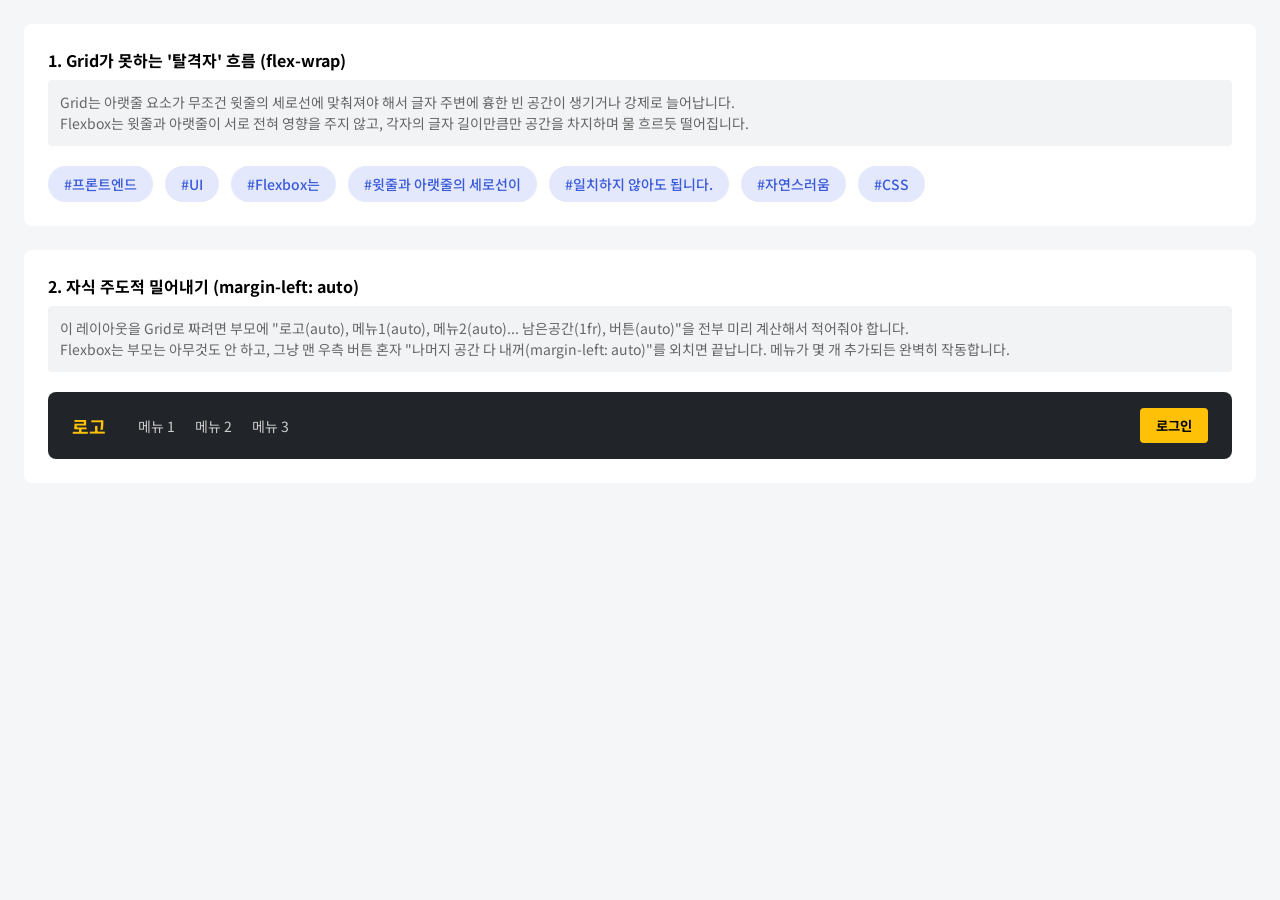
<file: index.html/src/w5/code3/index.html>
<!doctype html>
<html lang="en">
  <head>
    <meta charset="UTF-8" />
    <link rel="stylesheet" href="./style.css" />
    <meta name="viewport" content="width=device-width, initial-scale=1.0" />
    <title>Pen</title>
    <!-- Noto Sans KR 폰트 -->
    <link
      href="https://fonts.googleapis.com/css2?family=Noto+Sans+KR:wght@400;500;700&display=swap"
      rel="stylesheet"
    />
  </head>
  <body>
    <!-- 1. 윗줄과 아랫줄의 독립 (Grid로는 절대 불가능한 태그 흐름) -->
    <div class="box">
      <h3 class="title">1. Grid가 못하는 '탈격자' 흐름 (flex-wrap)</h3>

      <p class="desc">
        Grid는 아랫줄 요소가 무조건 윗줄의 세로선에 맞춰져야 해서 글자 주변에
        흉한 빈 공간이 생기거나 강제로 늘어납니다.
        <br />
        Flexbox는 윗줄과 아랫줄이 서로 전혀 영향을 주지 않고, 각자의 글자
        길이만큼만 공간을 차지하며 물 흐르듯 떨어집니다.
      </p>

      <div class="tag-wrap">
        <div class="tag">#프론트엔드</div>
        <div class="tag">#UI</div>
        <div class="tag">#Flexbox는</div>
        <div class="tag">#윗줄과 아랫줄의 세로선이</div>
        <div class="tag">#일치하지 않아도 됩니다.</div>
        <div class="tag">#자연스러움</div>
        <div class="tag">#CSS</div>
      </div>
    </div>

    <!-- 2. 자식 주도적인 남은 공간 밀어내기 (개수를 몰라도 알아서 정렬) -->
    <div class="box">
      <h3 class="title">2. 자식 주도적 밀어내기 (margin-left: auto)</h3>

      <p class="desc">
        이 레이아웃을 Grid로 짜려면 부모에 "로고(auto), 메뉴1(auto),
        메뉴2(auto)... 남은공간(1fr), 버튼(auto)"을 전부 미리 계산해서 적어줘야
        합니다.
        <br />
        Flexbox는 부모는 아무것도 안 하고, 그냥 맨 우측 버튼 혼자 "나머지 공간
        다 내꺼(margin-left: auto)"를 외치면 끝납니다. 메뉴가 몇 개 추가되든
        완벽히 작동합니다.
      </p>

      <!-- 메뉴 개수가 가변적이어도 전혀 깨지지 않는 유연한 구조 -->
      <div class="dynamic-nav">
        <div class="logo">로고</div>
        <div class="menu-item">메뉴 1</div>
        <div class="menu-item">메뉴 2</div>
        <div class="menu-item">메뉴 3</div>
        <!-- 만약 여기에 메뉴 4, 5가 추가되어도 부모 코드는 수정할 필요가 없음 -->

        <!-- 이 요소 혼자 왼쪽 여백을 다 밀어내어 우측 끝에 처박힘 -->
        <button class="push-right-btn">로그인</button>
      </div>
    </div>
  </body>
</html>
</file>
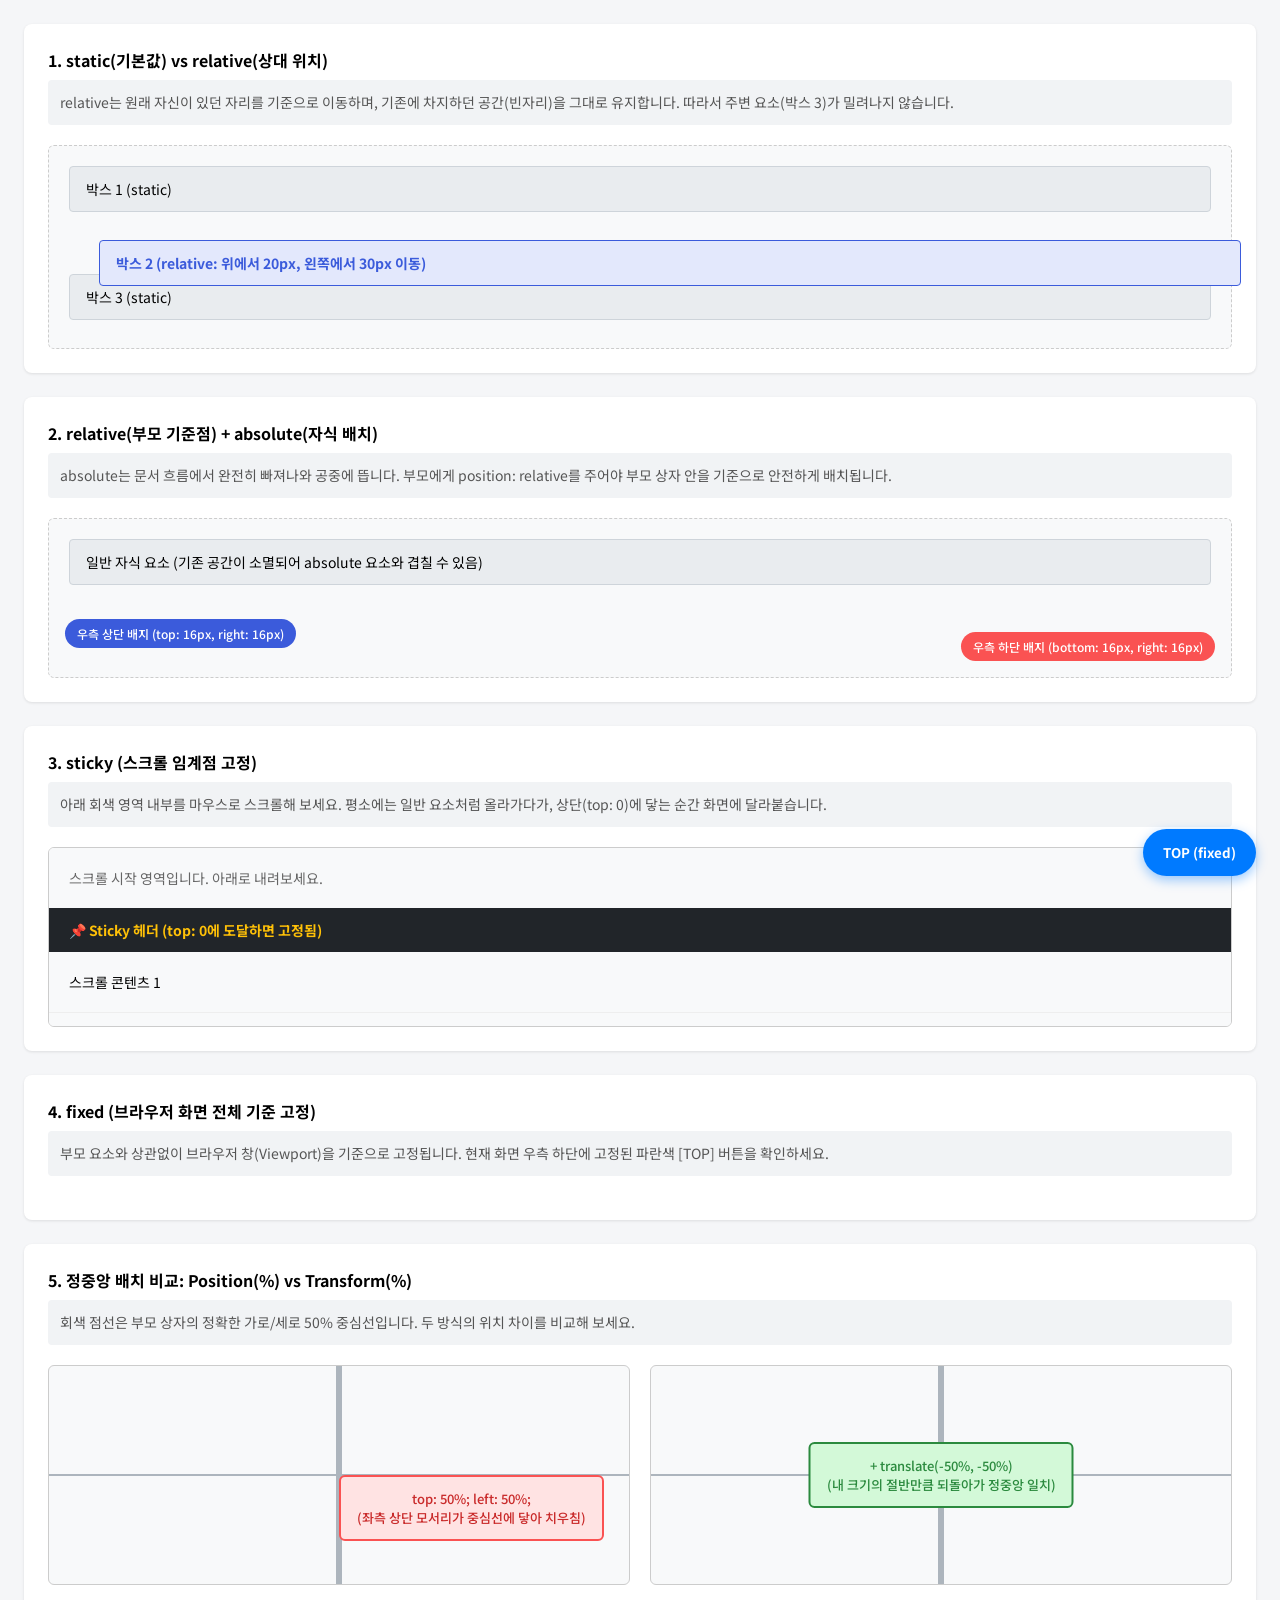
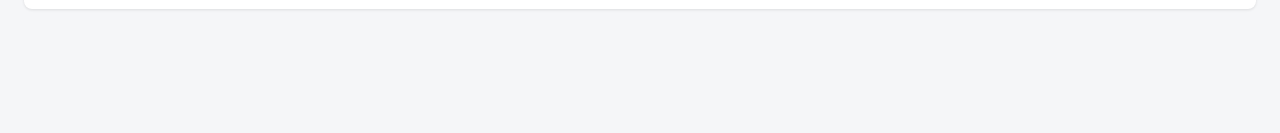
<file: index.html/src/w6/code1/index.html>
<!doctype html>
<html lang="en">
  <head>
    <meta charset="UTF-8" />
    <link rel="stylesheet" href="./style.css" />
    <meta name="viewport" content="width=device-width, initial-scale=1.0" />
    <title>Pen</title>
    <!-- Noto Sans KR 폰트 -->
    <link
      href="https://fonts.googleapis.com/css2?family=Noto+Sans+KR:wght@400;500;700&display=swap"
      rel="stylesheet"
    />
  </head>
  <body>

    <!-- 1. static vs relative -->
    <div class="box">
      <h3 class="title">1. static(기본값) vs relative(상대 위치)</h3>
      <p class="desc">
        relative는 원래 자신이 있던 자리를 기준으로 이동하며, 기존에 차지하던
        공간(빈자리)을 그대로 유지합니다. 따라서 주변 요소(박스 3)가 밀려나지
        않습니다.
      </p>

      <div class="demo-stage">
        <div class="item">박스 1 (static)</div>
        <div class="item pos-relative">
          박스 2 (relative: 위에서 20px, 왼쪽에서 30px 이동)
        </div>
        <div class="item" style="position: relative;">
          박스 3 (static)
        </div>
      </div>
    </div>

    <!-- 2. relative(부모 기준점) + absolute(절대 위치) -->
    <div class="box">
      <h3 class="title">2. relative(부모 기준점) + absolute(자식 배치)</h3>
      <p class="desc">
        absolute는 문서 흐름에서 완전히 빠져나와 공중에 뜹니다. 부모에게
        position: relative를 주어야 부모 상자 안을 기준으로 안전하게 배치됩니다.
      </p>

      <div class="demo-stage parent-relative">
        <div class="item">
          일반 자식 요소 (기존 공간이 소멸되어 absolute 요소와 겹칠 수 있음)
        </div>
        <span class="badge pos-absolute-top">
          우측 상단 배지 (top: 16px, right: 16px)
        </span>
        <span class="badge pos-absolute-bottom">
          우측 하단 배지 (bottom: 16px, right: 16px)
        </span>
      </div>
    </div>

    <!-- 3. sticky (스크롤 반응형 고정) -->
    <div class="box">
      <h3 class="title">3. sticky (스크롤 임계점 고정)</h3>
      <p class="desc">
        아래 회색 영역 내부를 마우스로 스크롤해 보세요. 평소에는 일반 요소처럼
        올라가다가, 상단(top: 0)에 닿는 순간 화면에 달라붙습니다.
      </p>

      <div class="scroll-container">
        <div class="scroll-text">
          스크롤 시작 영역입니다. 아래로 내려보세요.
        </div>
        <div class="sticky-bar">📌 Sticky 헤더 (top: 0에 도달하면 고정됨)</div>
        <div class="scroll-content">
            <p>스크롤 콘텐츠 1</p>
            <p>스크롤 콘텐츠 2</p>
            <p>스크롤 콘텐츠 3</p>
            <p>스크롤 콘텐츠 4</p>
            <p>스크롤 콘텐츠 5</p>
        </div>
      </div>
    </div>

    <!-- 4. fixed (뷰포트 고정) -->
    <div class="box">
      <h3 class="title">4. fixed (브라우저 화면 전체 기준 고정)</h3>
      <p class="desc">
        부모 요소와 상관없이 브라우저 창(Viewport)을 기준으로 고정됩니다. 현재
        화면 우측 하단에 고정된 파란색 [TOP] 버튼을 확인하세요.
      </p>

      <!-- 코드 위치는 이 섹션 안에 있지만, 화면 우측 하단에 고정되어 표시됨 -->
      <button class="fixed-btn">TOP (fixed)</button>
    </div>

    <!-- 5. 퍼센트(%) 기준점 차이: Position vs Transform -->
    <div class="box">
      <h3 class="title">5. 정중앙 배치 비교: Position(%) vs Transform(%)</h3>
      <p class="desc">
        회색 점선은 부모 상자의 정확한 가로/세로 50% 중심선입니다. 두 방식의
        위치 차이를 비교해 보세요.
      </p>

      <div class="compare-grid">
        <!-- 5-1. top/left만 쓴 경우 -->
        <div class="center-stage">
          <div class="target only-pos">
            top: 50%; left: 50%;
            <br />
            (좌측 상단 모서리가 중심선에 닿아 치우침)
          </div>
        </div>

        <!-- 5-2. transform까지 함께 쓴 경우 -->
        <div class="center-stage">
          <div class="target with-transform">
            + translate(-50%, -50%)
            <br />
            (내 크기의 절반만큼 되돌아가 정중앙 일치)
          </div>
        </div>
      </div>
    </div>
  </body>
</html>
</file>
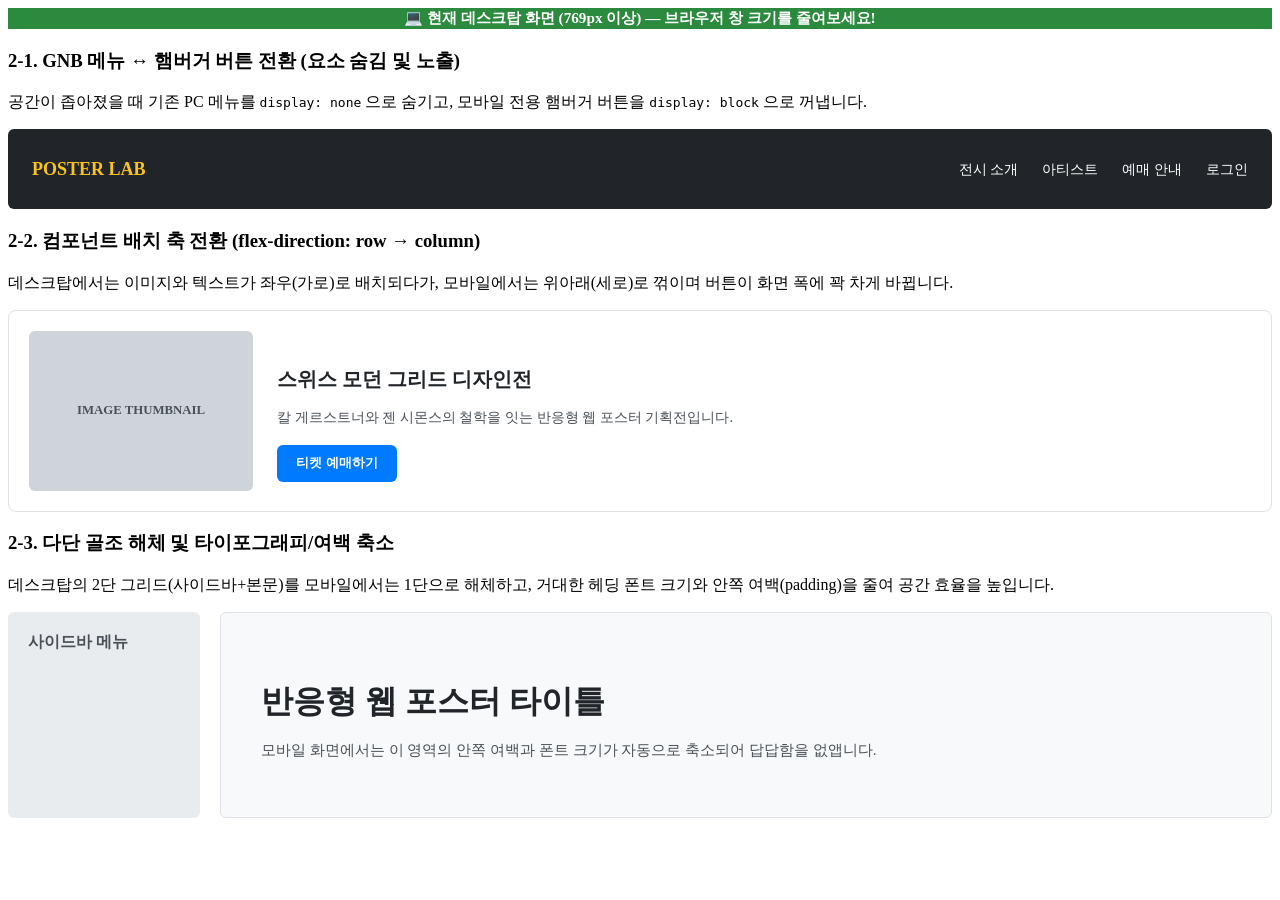
<file: index.html/src/w7/codel/index.html>
<!doctype html>
<html lang="en">
  <head>
    <meta charset="UTF-8" />
    <link rel="stylesheet" href="./style.css" />
    <meta name="viewport" content="width=device-width, initial-scale=1.0" />
    <title>Pen</title>
  </head>
  <body>
    <!-- 현재 화면 상태 감지용 배너 -->
    <div class="box status-banner-box">
      <div class="status-indicator">
        💻 현재 데스크탑 화면 (769px 이상) — 브라우저 창 크기를 줄여보세요!
      </div>
    </div>

    <!-- 2-1. GNB 네비게이션: 메뉴 노출 및 햄버거 버튼 전환 -->
    <div class="box">
      <h3 class="title">
        2-1. GNB 메뉴 ↔ 햄버거 버튼 전환 (요소 숨김 및 노출)
      </h3>
      <p class="desc">
        공간이 좁아졌을 때 기존 PC 메뉴를
        <code>display: none</code>
        으로 숨기고, 모바일 전용 햄버거 버튼을
        <code>display: block</code>
        으로 꺼냅니다.
      </p>

      <header class="mq-gnb">
        <div class="logo">POSTER LAB</div>
        <ul class="pc-menu">
          <li>전시 소개</li>
          <li>아티스트</li>
          <li>예매 안내</li>
          <li>로그인</li>
        </ul>
        <button class="mobile-menu-btn" aria-label="메뉴 열기">☰ 메뉴</button>
      </header>
    </div>

    <!-- 2-2. 프로모션 카드: Flexbox 축(방향) 전환 -->
    <div class="box">
      <h3 class="title">
        2-2. 컴포넌트 배치 축 전환 (flex-direction: row → column)
      </h3>
      <p class="desc">
        데스크탑에서는 이미지와 텍스트가 좌우(가로)로 배치되다가, 모바일에서는
        위아래(세로)로 꺾이며 버튼이 화면 폭에 꽉 차게 바뀝니다.
      </p>

      <article class="promo-card">
        <div class="promo-img-placeholder">IMAGE THUMBNAIL</div>
        <div class="promo-content">
          <h4 class="promo-heading">스위스 모던 그리드 디자인전</h4>
          <p class="promo-text">
            칼 게르스트너와 젠 시몬스의 철학을 잇는 반응형 웹 포스터
            기획전입니다.
          </p>
          <button class="btn-primary">티켓 예매하기</button>
        </div>
      </article>
    </div>

    <!-- 2-3. 전체 레이아웃 골조 해체 및 타이포그래피/여백 축소 -->
    <div class="box">
      <h3 class="title">2-3. 다단 골조 해체 및 타이포그래피/여백 축소</h3>
      <p class="desc">
        데스크탑의 2단 그리드(사이드바+본문)를 모바일에서는 1단으로 해체하고,
        거대한 헤딩 폰트 크기와 안쪽 여백(padding)을 줄여 공간 효율을 높입니다.
      </p>

      <div class="mq-layout">
        <aside class="mq-sidebar">사이드바 메뉴</aside>
        <main class="mq-main">
          <h2 class="mq-hero-title">반응형 웹 포스터 타이틀</h2>
          <p>
            모바일 화면에서는 이 영역의 안쪽 여백과 폰트 크기가 자동으로
            축소되어 답답함을 없앱니다.
          </p>
        </main>
      </div>
    </div>
  </body>
</html>
</file>
<file: index.html/src/w5/code3/style.css>
/* =========================================
   공통 세팅 및 재활용 스타일
   ========================================= */
* {
  box-sizing: border-box;
  margin: 0;
  padding: 0;
  font-family: 'Noto Sans KR', sans-serif;
}

body {
  padding: 24px;
  background-color: #f5f6f8;
}

.box {
  background-color: #fff;
  padding: 24px;
  margin-bottom: 24px;
  border-radius: 8px;
}

.title {
  font-size: 16px;
  margin-bottom: 8px;
}

.desc {
  font-size: 14px;
  color: #666;
  margin-bottom: 20px;
  line-height: 1.5;
  background-color: #f1f3f5;
  padding: 12px;
  border-radius: 4px;
}

/* =========================================
   1. 탈격자 흐름 (flex-wrap)
   ========================================= */
.tag-wrap {
  display: flex;
  flex-wrap: wrap;
  gap: 12px;
}

.tag {
  /* 자기 글자 길이(내용물)만큼만 너비를 가짐 */
  background-color: #e3e8fc;
  color: #3b5bdb;
  padding: 8px 16px;
  border-radius: 20px;
  font-size: 14px;
  font-weight: 500;
}

/* =========================================
   2. 자식 주도적 밀어내기 (margin auto)
   ========================================= */
.dynamic-nav {
  display: flex;
  align-items: center; /* 수직 중앙만 맞춤. justify-content 안 씀! */
  gap: 20px;
  background-color: #212529;
  color: #fff;
  padding: 16px 24px;
  border-radius: 8px;
}

.logo {
  font-weight: 700;
  font-size: 18px;
  color: #ffc107;
  margin-right: 12px; /* 로고와 메뉴 사이만 조금 더 띄움 */
}

.menu-item {
  font-size: 14px;
  color: #ccc;
  cursor: pointer;
}

/* 핵심 마법:
   부모(dynamic-nav)는 아무 공간 분배를 안 했지만,
   이 자식 요소 스스로가 "내 왼쪽에 남는 여백을 전부 밀어내라"고 선언함. */
.push-right-btn {
  margin-left: auto;
  background-color: #ffc107;
  color: #000;
  border: none;
  padding: 8px 16px;
  border-radius: 4px;
  font-weight: 700;
  cursor: pointer;
}
</file>
<file: index.html/src/w6/code1/style.css>
/* =========================================
   공통 세팅 및 재활용 스타일
   ========================================= */
* {
  box-sizing: border-box;
  margin: 0;
  padding: 0;
  font-family: 'Noto Sans KR', sans-serif;
}

body {
  padding: 24px;
  padding-bottom: 100px; /* 하단 fixed 버튼 여백 확보 */
  background-color: #f5f6f8;
}

.box {
  background-color: #fff;
  padding: 24px;
  margin-bottom: 24px;
  border-radius: 8px;
  box-shadow: 0 1px 3px rgba(0,0,0,0.1);
}

.title {
  font-size: 16px;
  margin-bottom: 8px;
}

.desc {
  font-size: 14px;
  color: #555;
  margin-bottom: 20px;
  background-color: #f1f3f5;
  padding: 12px;
  border-radius: 4px;
  line-height: 1.5;
}

/* 실습용 무대 및 기본 블록 */
.demo-stage {
  background-color: #f8f9fa;
  border: 1px dashed #ccc;
  padding: 20px;
  border-radius: 6px;
}

.item {
  background-color: #e9ecef;
  border: 1px solid #ced4da;
  padding: 12px 16px;
  margin-bottom: 8px;
  border-radius: 4px;
  font-size: 14px;
}

/* =========================================
   1. static vs relative
   ========================================= */
.pos-relative {
  position: relative;
  top: 20px;  /* 원래 위치에서 아래로 20px 이동 */
  left: 30px; /* 원래 위치에서 오른쪽으로 30px 이동 */
  background-color: #e3e8fc;
  border-color: #3b5bdb;
  color: #3b5bdb;
  font-weight: 700;
  z-index: 1; /* 아래 박스와 겹칠 때 위로 올라오도록 설정 */
}

/* =========================================
   2. relative + absolute
   ========================================= */

   .parent-relative {
  position: relative; /* 자식(absolute)이 도망가지 못하게 기준점 선언 */
  height: 160px;
}

.badge {
  position: absolute; /* 문서 흐름에서 이탈 */
  background-color: #3b5bdb;
  color: #fff;
  padding: 6px 12px;
  border-radius: 20px;
  font-size: 12px;
  font-weight: 500;
}

.pos-absolute-top {
  top: 100px;
  left: 16px;
  transform: translateY(50%, 50%); /* 핵심: 자기 자신 크기만큼 위로 이동 */
}

.pos-absolute-bottom {
  bottom: 16px;
  right: 16px;
  background-color: #fa5252;
}

/* =========================================
   3. sticky (스크롤 고정)
   ========================================= */
.scroll-container {
  height: 180px;
  overflow-y: auto; /* 내부 스크롤 생성 */
  border: 1px solid #ccc;
  border-radius: 6px;
  background-color: #f8f9fa;
}

.scroll-text {
  padding: 20px;
  font-size: 14px;
  color: #666;
}

.sticky-bar {
  position: sticky;
  top: 0; /* 스크롤 시 컨테이너 최상단(0px)에 닿으면 달라붙음 */
  background-color: #212529;
  color: #ffc107;
  padding: 12px 20px;
  font-weight: 700;
  font-size: 14px;
}

.scroll-content p {
  padding: 20px;
  border-bottom: 1px solid #eee;
  font-size: 14px;
}

/* =========================================
   4. fixed (뷰포트 고정)
   ========================================= */
.fixed-btn {
  position: fixed;
  bottom: 24px; /* 브라우저 창 하단에서 24px */
  right: 24px;  /* 브라우저 창 우측에서 24px */
  background-color: #007AFF;
  color: #fff;
  border: none;
  padding: 14px 20px;
  border-radius: 30px;
  font-weight: 700;
  box-shadow: 0 4px 12px rgba(0, 122, 255, 0.4);
  cursor: pointer;
  z-index: 100;
}

/* =========================================
   5. 퍼센트(%) 기준점 차이 (정중앙 배치)
   ========================================= */
.compare-grid {
  display: grid;
  grid-template-columns: 1fr 1fr;
  gap: 20px;
}

.center-stage {
  position: relative; /* 자식(absolute)의 기준점 */
  height: 220px;
  background-color: #f8f9fa;
  border: 1px solid #ccc;
  border-radius: 6px;
  /* 정중앙을 눈으로 확인하기 위한 십자가 가이드선 배경 */
  background-image:
    linear-gradient(to right, transparent 49.5%, #adb5bd 49.5%, #adb5bd 50.5%, transparent 50.5%),
    linear-gradient(to bottom, transparent 49.5%, #adb5bd 49.5%, #adb5bd 50.5%, transparent 50.5%);
}

.target {
  position: absolute;
  padding: 12px 16px;
  border-radius: 6px;
  font-size: 13px;
  font-weight: 500;
  text-align: center;
  white-space: nowrap;
}

/* 5-1. 부모 크기의 50%만 이동한 경우 (치우침) */
.only-pos {
  top: 50%;
  left: 50%;
  background-color: #ffe3e3;
  border: 2px solid #fa5252;
  color: #c92a2a;
}

/* 5-2. 자기 크기의 50%만큼 역방향 이동을 추가한 경우 (정중앙) */
.with-transform {
  top: 50%;
  left: 50%;
  transform: translate(-50%, -50%); /* 핵심: 자기 자신 크기의 절반만큼 뒤로 당김 */
  background-color: #d3f9d8;
  border: 2px solid #2b8a3e;
  color: #2b8a3e;
}
</file>
<file: index.html/src/w7/codel/style.css>
/* =========================================
   2. 미디어 쿼리 (Media Query) 파트
   ========================================= */

/* 상태 바 기본 스타일 (데스크탑) */
.status-banner-box {
  background-color: #2b8a3e !important;
  color: #fff;
  text-align: center;
  font-weight: 700;
  transition: background-color 0.3s ease;

  .status-indicator {
    font-size: 0.95rem;
  }
}

/* 2-1. GNB 네비게이션 */
.mq-gnb {
  display: flex;
  justify-content: space-between;
  align-items: center;
  background-color: #212529;
  color: #fff;
  padding: 1rem 1.5rem;
  border-radius: 0.375rem;

  .logo {
    font-weight: 900;
    font-size: 1.125rem;
    color: #fcc419;
  }

  .pc-menu {
    display: flex; /* 데스크탑에서는 가로 나열 */
    gap: 1.5rem;
    list-style: none;
    font-size: 0.9rem;
  }

  .mobile-menu-btn {
    display: none; /* 데스크탑에서는 숨김 */
    background-color: #495057;
    color: #fff;
    border: none;
    padding: 0.4rem 0.8rem;
    border-radius: 0.25rem;
    font-size: 0.85rem;
    cursor: pointer;
  }
}

/* 2-2. 프로모션 카드 (가로 배치) */
.promo-card {
  display: flex;
  align-items: center;
  gap: 1.5rem;
  border: 1px solid #dee2e6;
  padding: 1.25rem;
  border-radius: 0.5rem;

  .promo-img-placeholder {
    width: 14rem;
    height: 10rem;
    background-color: #ced4da;
    border-radius: 0.375rem;
    flex-shrink: 0;
    display: flex;
    align-items: center;
    justify-content: center;
    font-size: 0.8rem;
    font-weight: 700;
    color: #495057;
  }

  .promo-content {
    .promo-heading {
      font-size: 1.25rem;
      margin-bottom: 0.5rem;
      color: #212529;
    }

    .promo-text {
      font-size: 0.9rem;
      color: #495057;
      margin-bottom: 1rem;
      line-height: 1.5;
    }

    .btn-primary {
      background-color: #007AFF;
      color: #fff;
      border: none;
      padding: 0.6rem 1.2rem;
      border-radius: 0.375rem;
      font-weight: 700;
      cursor: pointer;
    }
  }
}

/* 2-3. 전체 골조 및 타이포그래피 (2단 그리드) */
.mq-layout {
  display: grid;
  grid-template-columns: 12rem 1fr;
  gap: 1.25rem;

  .mq-sidebar {
    background-color: #e9ecef;
    padding: 1.25rem;
    border-radius: 0.375rem;
    font-weight: 700;
    color: #495057;
  }

  .mq-main {
    background-color: #f8f9fa;
    border: 1px solid #dee2e6;
    padding: 2.5rem; /* 데스크탑의 넉넉한 여백 */
    border-radius: 0.375rem;

    .mq-hero-title {
      font-size: 2rem; /* 데스크탑의 큰 타이틀 */
      margin-bottom: 0.75rem;
      color: #212529;
    }

    p {
      font-size: 0.95rem;
      color: #495057;
      line-height: 1.5;
    }
  }
}

/* =======================================================
   📱 [미디어 쿼리 구간] 화면 너비가 768px 이하일 때 분기
   ======================================================= */
@media (max-width: 768px) {
  /* 상태 바 변경 */
  .status-banner-box {
    background-color: #e03131 !important;

    .status-indicator::after {
      content: " ➔ 📱 모바일 뷰 (768px 이하) 작동 중!";
    }
  }

  /* 2-1. GNB: PC 메뉴 숨기고 햄버거 노출 */
  .mq-gnb {
    .pc-menu {
      display: none;
    }
    .mobile-menu-btn {
      display: block;
    }
  }

  /* 2-2. 프로모션 카드: 가로(row)를 세로(column)로 꺾고 중앙 정렬 */
  .promo-card {
    flex-direction: column;
    text-align: center;

    .promo-img-placeholder {
      width: 100%;
      height: 11rem;
    }

    .promo-content {
      .btn-primary {
        width: 100%; /* 모바일에서는 누르기 쉽게 꽉 채움 */
      }
    }
  }

  /* 2-3. 레이아웃 골조 해체 및 타이포그래피/여백 축소 */
  .mq-layout {
    grid-template-columns: 1fr; /* 2단에서 1단으로 해체 */
  }

  .mq-main {
    padding: 1.25rem !important; /* 여백 축소 */

    .mq-hero-title {
      font-size: 1.25rem !important; /* 타이틀 폰트 크기 축소 */
    }
  }
}
</file>
